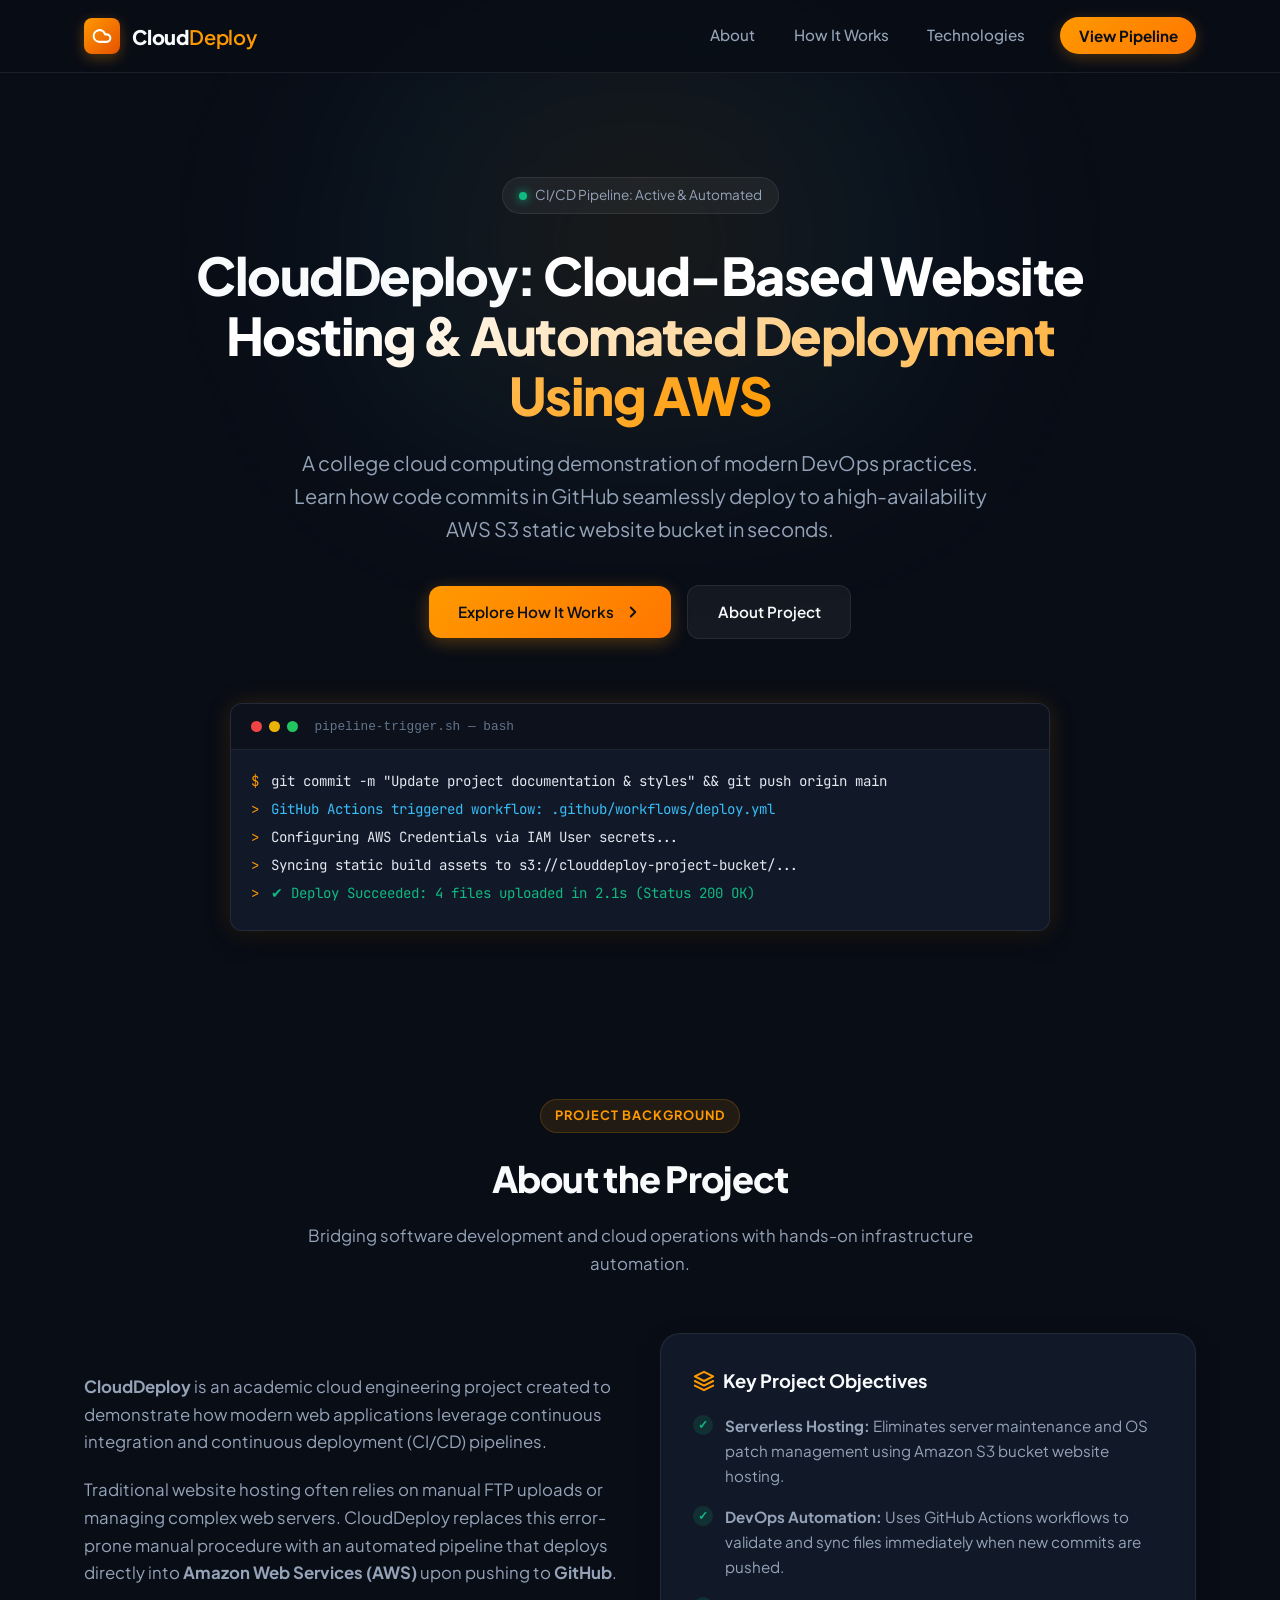
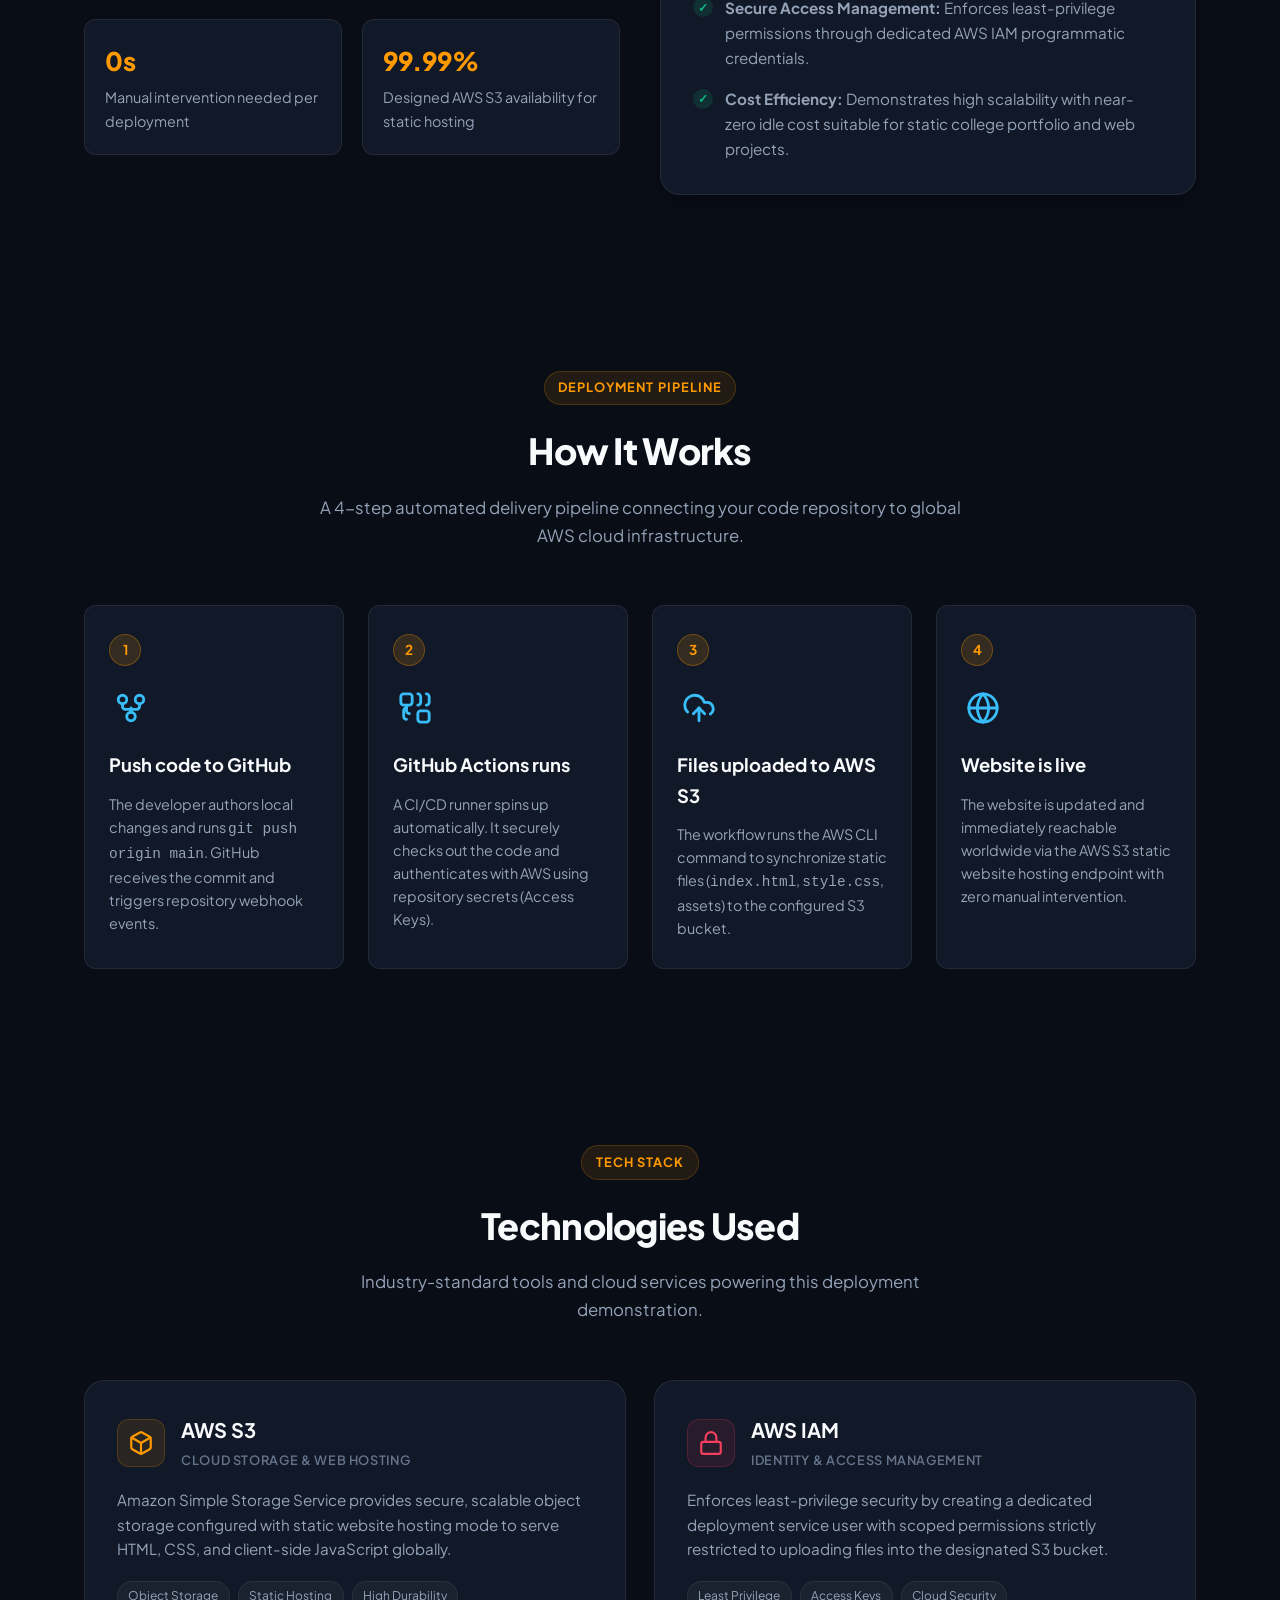
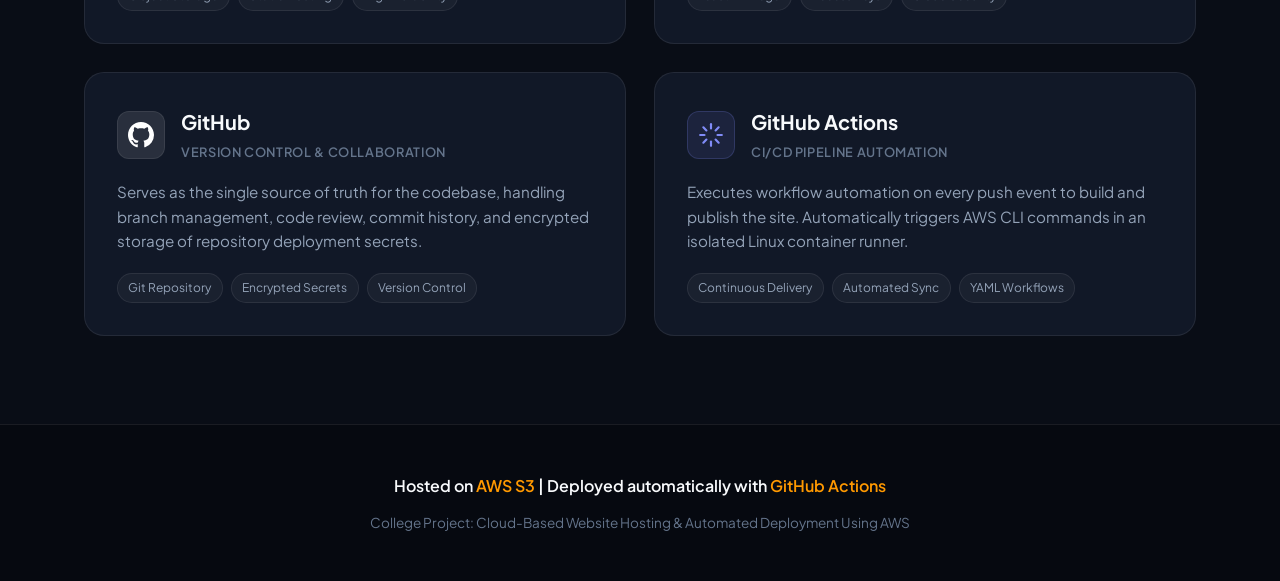
<file: index.html>
<!DOCTYPE html>
<html lang="en">
<head>
  <meta charset="UTF-8">
  <meta name="viewport" content="width=device-width, initial-scale=1.0">
  <meta name="description" content="CloudDeploy: A college cloud computing project demonstrating automated CI/CD static website hosting using GitHub Actions and AWS S3.">
  <title>CloudDeploy | Cloud-Based Website Hosting & Automated Deployment Using AWS</title>
  
  <!-- Modern Google Font: Plus Jakarta Sans -->
  <link rel="preconnect" href="https://fonts.googleapis.com">
  <link rel="preconnect" href="https://fonts.gstatic.com" crossorigin>
  <link href="https://fonts.googleapis.com/css2?family=Plus+Jakarta+Sans:wght@400;500;600;700;800&family=JetBrains+Mono:wght@400;600&display=swap" rel="stylesheet">
  
  <!-- Custom Stylesheet -->
  <link rel="stylesheet" href="style.css">
</head>
<body>

  <!-- ========================================================================
       1. NAVIGATION BAR
       Header with logo, navigation links, and mobile menu toggle button
       ======================================================================== -->
  <header class="navbar">
    <div class="container nav-container">
      <!-- Project Brand Logo -->
      <a href="#hero" class="logo" aria-label="CloudDeploy Home">
        <div class="logo-icon">
          <!-- Cloud SVG Icon -->
          <svg width="20" height="20" viewBox="0 0 24 24" fill="none" stroke="currentColor" stroke-width="2.5" stroke-linecap="round" stroke-linejoin="round">
            <path d="M17.5 19H9a7 7 0 1 1 6.71-9h1.79a4.5 4.5 0 1 1 0 9Z"/>
          </svg>
        </div>
        <span>Cloud<span class="logo-badge">Deploy</span></span>
      </a>

      <!-- Mobile Hamburger Toggle -->
      <button class="menu-toggle" id="menuToggle" aria-label="Toggle Navigation Menu" aria-expanded="false">
        <div class="hamburger-icon">
          <span class="hamburger-line"></span>
          <span class="hamburger-line"></span>
          <span class="hamburger-line"></span>
        </div>
      </button>

      <!-- Navigation Links -->
      <nav>
        <ul class="nav-links" id="navLinks">
          <li><a href="#about" class="nav-link">About</a></li>
          <li><a href="#how-it-works" class="nav-link">How It Works</a></li>
          <li><a href="#technologies" class="nav-link">Technologies</a></li>
          <li><a href="#how-it-works" class="nav-link nav-cta">View Pipeline</a></li>
        </ul>
      </nav>
    </div>
  </header>

  <main>
    <!-- ========================================================================
         2. HERO SECTION
         Project Title, Tagline, Primary Action Button & Interactive Terminal
         ======================================================================== -->
    <section class="hero" id="hero">
      <div class="container">
        <!-- Live Status Pill Badge -->
        <div class="hero-pill">
          <span class="status-dot"></span>
          <span>CI/CD Pipeline: Active & Automated</span>
        </div>

        <!-- Main Project Title -->
        <h1 class="hero-title">
          CloudDeploy: <span class="hero-title-gradient">Cloud-Based Website Hosting & Automated Deployment Using AWS</span>
        </h1>

        <!-- Short Tagline -->
        <p class="hero-tagline">
          A college cloud computing demonstration of modern DevOps practices. Learn how code commits in GitHub seamlessly deploy to a high-availability AWS S3 static website bucket in seconds.
        </p>

        <!-- Call to Action Buttons -->
        <div class="hero-actions">
          <a href="#how-it-works" class="btn btn-primary" id="exploreWorkflowBtn">
            <span>Explore How It Works</span>
            <svg width="18" height="18" viewBox="0 0 24 24" fill="none" stroke="currentColor" stroke-width="2.5" stroke-linecap="round" stroke-linejoin="round">
              <path d="m9 18 6-6-6-6"/>
            </svg>
          </a>
          <a href="#about" class="btn btn-secondary">
            <span>About Project</span>
          </a>
        </div>

        <!-- Terminal / Architecture Workflow Simulation Preview -->
        <div class="hero-preview">
          <div class="terminal-header">
            <div class="terminal-dots">
              <span class="terminal-dot red"></span>
              <span class="terminal-dot yellow"></span>
              <span class="terminal-dot green"></span>
            </div>
            <span class="terminal-title">pipeline-trigger.sh — bash</span>
          </div>
          <div class="terminal-body">
            <div class="terminal-line">
              <span class="terminal-prompt">$</span>
              <span>git commit -m "Update project documentation & styles" &amp;&amp; git push origin main</span>
            </div>
            <div class="terminal-line">
              <span class="terminal-prompt">&gt;</span>
              <span class="terminal-text-info">GitHub Actions triggered workflow: .github/workflows/deploy.yml</span>
            </div>
            <div class="terminal-line">
              <span class="terminal-prompt">&gt;</span>
              <span>Configuring AWS Credentials via IAM User secrets...</span>
            </div>
            <div class="terminal-line">
              <span class="terminal-prompt">&gt;</span>
              <span>Syncing static build assets to s3://clouddeploy-project-bucket/...</span>
            </div>
            <div class="terminal-line">
              <span class="terminal-prompt">&gt;</span>
              <span class="terminal-text-success">✔ Deploy Succeeded: 4 files uploaded in 2.1s (Status 200 OK)</span>
            </div>
          </div>
        </div>
      </div>
    </section>

    <!-- ========================================================================
         3. ABOUT THE PROJECT SECTION
         Objectives, problem statement, and key project advantages
         ======================================================================== -->
    <section class="about" id="about">
      <div class="container">
        <div class="section-header">
          <span class="section-tag">Project Background</span>
          <h2 class="section-title">About the Project</h2>
          <p class="section-description">
            Bridging software development and cloud operations with hands-on infrastructure automation.
          </p>
        </div>

        <div class="about-grid">
          <!-- Textual explanation -->
          <div class="about-text">
            <p>
              <strong>CloudDeploy</strong> is an academic cloud engineering project created to demonstrate how modern web applications leverage continuous integration and continuous deployment (CI/CD) pipelines.
            </p>
            <p>
              Traditional website hosting often relies on manual FTP uploads or managing complex web servers. CloudDeploy replaces this error-prone manual procedure with an automated pipeline that deploys directly into <strong>Amazon Web Services (AWS)</strong> upon pushing to <strong>GitHub</strong>.
            </p>
            
            <div class="about-highlights">
              <div class="highlight-item">
                <div class="highlight-number">0s</div>
                <div class="highlight-label">Manual intervention needed per deployment</div>
              </div>
              <div class="highlight-item">
                <div class="highlight-number">99.99%</div>
                <div class="highlight-label">Designed AWS S3 availability for static hosting</div>
              </div>
            </div>
          </div>

          <!-- Architectural Benefits Card -->
          <div class="architecture-card">
            <h4>
              <svg width="22" height="22" viewBox="0 0 24 24" fill="none" stroke="var(--accent-aws)" stroke-width="2.2" stroke-linecap="round" stroke-linejoin="round">
                <polygon points="12 2 2 7 12 12 22 7 12 2"/>
                <polyline points="2 17 12 22 22 17"/>
                <polyline points="2 12 12 17 22 12"/>
              </svg>
              Key Project Objectives
            </h4>
            <ul class="architecture-list">
              <li>
                <span class="check-icon">✓</span>
                <span><strong>Serverless Hosting:</strong> Eliminates server maintenance and OS patch management using Amazon S3 bucket website hosting.</span>
              </li>
              <li>
                <span class="check-icon">✓</span>
                <span><strong>DevOps Automation:</strong> Uses GitHub Actions workflows to validate and sync files immediately when new commits are pushed.</span>
              </li>
              <li>
                <span class="check-icon">✓</span>
                <span><strong>Secure Access Management:</strong> Enforces least-privilege permissions through dedicated AWS IAM programmatic credentials.</span>
              </li>
              <li>
                <span class="check-icon">✓</span>
                <span><strong>Cost Efficiency:</strong> Demonstrates high scalability with near-zero idle cost suitable for static college portfolio and web projects.</span>
              </li>
            </ul>
          </div>
        </div>
      </div>
    </section>

    <!-- ========================================================================
         4. HOW IT WORKS (4 STEPS WORKFLOW)
         Push Code -> GitHub Actions -> AWS S3 -> Website Live
         ======================================================================== -->
    <section class="how-it-works" id="how-it-works">
      <div class="container">
        <div class="section-header">
          <span class="section-tag">Deployment Pipeline</span>
          <h2 class="section-title">How It Works</h2>
          <p class="section-description">
            A 4-step automated delivery pipeline connecting your code repository to global AWS cloud infrastructure.
          </p>
        </div>

        <div class="workflow-grid">
          <!-- Step 1 -->
          <div class="workflow-card">
            <span class="step-badge">1</span>
            <div class="step-icon">
              <!-- Git Commit / Push SVG -->
              <svg width="34" height="34" viewBox="0 0 24 24" fill="none" stroke="currentColor" stroke-width="2" stroke-linecap="round" stroke-linejoin="round">
                <circle cx="12" cy="18" r="3"/>
                <circle cx="6" cy="6" r="3"/>
                <circle cx="18" cy="6" r="3"/>
                <path d="M18 9v2a2 2 0 0 1-2 2H8a2 2 0 0 1-2-2V9"/>
                <path d="M12 12v3"/>
              </svg>
            </div>
            <h3>Push code to GitHub</h3>
            <p>
              The developer authors local changes and runs <code>git push origin main</code>. GitHub receives the commit and triggers repository webhook events.
            </p>
          </div>

          <!-- Step 2 -->
          <div class="workflow-card">
            <span class="step-badge">2</span>
            <div class="step-icon">
              <!-- GitHub Actions Gear / Workflow SVG -->
              <svg width="34" height="34" viewBox="0 0 24 24" fill="none" stroke="currentColor" stroke-width="2" stroke-linecap="round" stroke-linejoin="round">
                <rect width="8" height="8" x="2" y="2" rx="2"/>
                <path d="M14 2c1.1 0 2 .9 2 2v4c0 1.1-.9 2-2 2"/>
                <path d="M20 2c1.1 0 2 .9 2 2v4c0 1.1-.9 2-2 2"/>
                <rect width="8" height="8" x="14" y="14" rx="2"/>
                <path d="M6 10v4c0 1.1.9 2 2 2"/>
                <path d="M6 20c-1.1 0-2-.9-2-2v-4c0-1.1.9-2 2-2"/>
              </svg>
            </div>
            <h3>GitHub Actions runs</h3>
            <p>
              A CI/CD runner spins up automatically. It securely checks out the code and authenticates with AWS using repository secrets (Access Keys).
            </p>
          </div>

          <!-- Step 3 -->
          <div class="workflow-card">
            <span class="step-badge">3</span>
            <div class="step-icon">
              <!-- Upload to Cloud / S3 Bucket SVG -->
              <svg width="34" height="34" viewBox="0 0 24 24" fill="none" stroke="currentColor" stroke-width="2" stroke-linecap="round" stroke-linejoin="round">
                <path d="M4 14.899A7 7 0 1 1 15.71 8h1.79a4.5 4.5 0 0 1 2.5 8.242"/>
                <path d="M12 12v9"/>
                <path d="m16 16-4-4-4 4"/>
              </svg>
            </div>
            <h3>Files uploaded to AWS S3</h3>
            <p>
              The workflow runs the AWS CLI command to synchronize static files (<code>index.html</code>, <code>style.css</code>, assets) to the configured S3 bucket.
            </p>
          </div>

          <!-- Step 4 -->
          <div class="workflow-card">
            <span class="step-badge">4</span>
            <div class="step-icon">
              <!-- Globe / Live Website SVG -->
              <svg width="34" height="34" viewBox="0 0 24 24" fill="none" stroke="currentColor" stroke-width="2" stroke-linecap="round" stroke-linejoin="round">
                <circle cx="12" cy="12" r="10"/>
                <line x1="2" x2="22" y1="12" y2="12"/>
                <path d="M12 2a15.3 15.3 0 0 1 4 10 15.3 15.3 0 0 1-4 10 15.3 15.3 0 0 1-4-10 15.3 15.3 0 0 1 4-10z"/>
              </svg>
            </div>
            <h3>Website is live</h3>
            <p>
              The website is updated and immediately reachable worldwide via the AWS S3 static website hosting endpoint with zero manual intervention.
            </p>
          </div>
        </div>
      </div>
    </section>

    <!-- ========================================================================
         5. TECHNOLOGIES USED SECTION
         Cards for: AWS S3, AWS IAM, GitHub, GitHub Actions
         ======================================================================== -->
    <section class="technologies" id="technologies">
      <div class="container">
        <div class="section-header">
          <span class="section-tag">Tech Stack</span>
          <h2 class="section-title">Technologies Used</h2>
          <p class="section-description">
            Industry-standard tools and cloud services powering this deployment demonstration.
          </p>
        </div>

        <div class="tech-grid">
          <!-- Card 1: AWS S3 -->
          <div class="tech-card">
            <div class="tech-header">
              <div class="tech-icon-box s3">
                <svg width="26" height="26" viewBox="0 0 24 24" fill="none" stroke="currentColor" stroke-width="2" stroke-linecap="round" stroke-linejoin="round">
                  <path d="M21 16V8a2 2 0 0 0-1-1.73l-7-4a2 2 0 0 0-2 0l-7 4A2 2 0 0 0 3 8v8a2 2 0 0 0 1 1.73l7 4a2 2 0 0 0 2 0l7-4A2 2 0 0 0 21 16z"/>
                  <polyline points="3.27 6.96 12 12.01 20.73 6.96"/>
                  <line x1="12" y1="22.08" x2="12" y2="12"/>
                </svg>
              </div>
              <div class="tech-title-group">
                <h3>AWS S3</h3>
                <span class="tech-role">Cloud Storage &amp; Web Hosting</span>
              </div>
            </div>
            <p class="tech-description">
              Amazon Simple Storage Service provides secure, scalable object storage configured with static website hosting mode to serve HTML, CSS, and client-side JavaScript globally.
            </p>
            <div class="tech-tags">
              <span class="tech-tag">Object Storage</span>
              <span class="tech-tag">Static Hosting</span>
              <span class="tech-tag">High Durability</span>
            </div>
          </div>

          <!-- Card 2: AWS IAM -->
          <div class="tech-card">
            <div class="tech-header">
              <div class="tech-icon-box iam">
                <svg width="26" height="26" viewBox="0 0 24 24" fill="none" stroke="currentColor" stroke-width="2" stroke-linecap="round" stroke-linejoin="round">
                  <rect width="18" height="11" x="3" y="11" rx="2" ry="2"/>
                  <path d="M7 11V7a5 5 0 0 1 10 0v4"/>
                </svg>
              </div>
              <div class="tech-title-group">
                <h3>AWS IAM</h3>
                <span class="tech-role">Identity &amp; Access Management</span>
              </div>
            </div>
            <p class="tech-description">
              Enforces least-privilege security by creating a dedicated deployment service user with scoped permissions strictly restricted to uploading files into the designated S3 bucket.
            </p>
            <div class="tech-tags">
              <span class="tech-tag">Least Privilege</span>
              <span class="tech-tag">Access Keys</span>
              <span class="tech-tag">Cloud Security</span>
            </div>
          </div>

          <!-- Card 3: GitHub -->
          <div class="tech-card">
            <div class="tech-header">
              <div class="tech-icon-box github">
                <svg width="26" height="26" viewBox="0 0 24 24" fill="currentColor">
                  <path d="M12 0C5.37 0 0 5.37 0 12c0 5.31 3.435 9.795 8.205 11.385.6.105.825-.255.825-.57 0-.285-.015-1.23-.015-2.235-3.015.555-3.795-.735-4.035-1.41-.135-.345-.72-1.41-1.23-1.695-.42-.225-1.02-.78-.015-.795.945-.015 1.62.87 1.845 1.23 1.08 1.815 2.805 1.305 3.495.99.105-.78.42-1.305.765-1.605-2.67-.3-5.46-1.335-5.46-5.925 0-1.305.465-2.385 1.23-3.225-.12-.3-.54-1.53.12-3.18 0 0 1.005-.315 3.3 1.23.96-.27 1.98-.405 3-.405s2.04.135 3 .405c2.295-1.56 3.3-1.23 3.3-1.23.66 1.65.24 2.88.12 3.18.765.84 1.23 1.905 1.23 3.225 0 4.605-2.805 5.625-5.475 5.925.435.375.81 1.095.81 2.22 0 1.605-.015 2.895-.015 3.3 0 .315.225.69.825.57A12.02 12.02 0 0 0 24 12c0-6.63-5.37-12-12-12z"/>
                </svg>
              </div>
              <div class="tech-title-group">
                <h3>GitHub</h3>
                <span class="tech-role">Version Control &amp; Collaboration</span>
              </div>
            </div>
            <p class="tech-description">
              Serves as the single source of truth for the codebase, handling branch management, code review, commit history, and encrypted storage of repository deployment secrets.
            </p>
            <div class="tech-tags">
              <span class="tech-tag">Git Repository</span>
              <span class="tech-tag">Encrypted Secrets</span>
              <span class="tech-tag">Version Control</span>
            </div>
          </div>

          <!-- Card 4: GitHub Actions -->
          <div class="tech-card">
            <div class="tech-header">
              <div class="tech-icon-box actions">
                <svg width="26" height="26" viewBox="0 0 24 24" fill="none" stroke="currentColor" stroke-width="2" stroke-linecap="round" stroke-linejoin="round">
                  <path d="M12 2v4"/>
                  <path d="M12 18v4"/>
                  <path d="m4.93 4.93 2.83 2.83"/>
                  <path d="m16.24 16.24 2.83 2.83"/>
                  <path d="M2 12h4"/>
                  <path d="M18 12h4"/>
                  <path d="m4.93 19.07 2.83-2.83"/>
                  <path d="m16.24 7.76 2.83-2.83"/>
                </svg>
              </div>
              <div class="tech-title-group">
                <h3>GitHub Actions</h3>
                <span class="tech-role">CI/CD Pipeline Automation</span>
              </div>
            </div>
            <p class="tech-description">
              Executes workflow automation on every push event to build and publish the site. Automatically triggers AWS CLI commands in an isolated Linux container runner.
            </p>
            <div class="tech-tags">
              <span class="tech-tag">Continuous Delivery</span>
              <span class="tech-tag">Automated Sync</span>
              <span class="tech-tag">YAML Workflows</span>
            </div>
          </div>
        </div>
      </div>
    </section>
  </main>

  <!-- ========================================================================
       6. FOOTER SECTION
       Exact requirement: Hosted on AWS S3 | Deployed automatically with GitHub Actions
       ======================================================================== -->
  <footer class="footer">
    <div class="container">
      <p class="footer-quote">
        Hosted on <span class="footer-highlight">AWS S3</span> | Deployed automatically with <span class="footer-highlight">GitHub Actions</span>
      </p>
      <p class="footer-sub">
        College Project: Cloud-Based Website Hosting &amp; Automated Deployment Using AWS
      </p>
    </div>
  </footer>

  <!-- Link to Plain JavaScript File -->
  <script src="script.js"></script>
</body>
</html>
</file>
<file: style.css>
/* ==========================================================================
   CloudDeploy - Modern Responsive Dark Theme Stylesheet
   Designed for: Cloud-Based Website Hosting and Automated Deployment Using AWS
   ========================================================================== */

/* --------------------------------------------------------------------------
   1. CSS Custom Properties (Theme Variables)
   -------------------------------------------------------------------------- */
:root {
  /* Colors */
  --bg-dark: #090d16;
  --bg-card: #111827;
  --bg-card-hover: #172033;
  --bg-glass: rgba(17, 24, 39, 0.7);
  
  /* Brand & Accent Colors */
  --accent-aws: #ff9900;          /* Signature AWS Orange */
  --accent-aws-glow: rgba(255, 153, 0, 0.25);
  --accent-blue: #38bdf8;         /* Cloud Sky Blue */
  --accent-purple: #818cf8;       /* GitHub Purple/Indigo */
  --accent-green: #10b981;        /* Live Status Green */
  
  /* Typography Colors */
  --text-main: #f8fafc;
  --text-secondary: #94a3b8;
  --text-muted: #64748b;
  
  /* Borders & Dividers */
  --border-subtle: rgba(255, 255, 255, 0.08);
  --border-highlight: rgba(255, 153, 0, 0.35);

  /* Shadows */
  --shadow-card: 0 10px 30px -10px rgba(0, 0, 0, 0.5);
  --shadow-glow: 0 0 25px rgba(255, 153, 0, 0.15);

  /* Spacing & Transitions */
  --radius-sm: 8px;
  --radius-md: 12px;
  --radius-lg: 20px;
  --radius-full: 9999px;
  --transition: all 0.25s cubic-bezier(0.4, 0, 0.2, 1);
  --max-width: 1160px;
}

/* --------------------------------------------------------------------------
   2. Base & Reset
   -------------------------------------------------------------------------- */
*, *::before, *::after {
  box-sizing: border-box;
  margin: 0;
  padding: 0;
}

html {
  scroll-behavior: smooth;
  font-size: 16px;
}

body {
  font-family: 'Plus Jakarta Sans', -apple-system, BlinkMacSystemFont, "Segoe UI", Roboto, Oxygen, Ubuntu, Cantarell, sans-serif;
  background-color: var(--bg-dark);
  color: var(--text-main);
  line-height: 1.65;
  min-height: 100vh;
  position: relative;
  overflow-x: hidden;
  -webkit-font-smoothing: antialiased;
}

/* Subtle background cloud glow effect */
body::before {
  content: '';
  position: absolute;
  top: 0;
  left: 50%;
  transform: translateX(-50%);
  width: 900px;
  height: 480px;
  background: radial-gradient(circle, rgba(255, 153, 0, 0.09) 0%, rgba(56, 189, 248, 0.06) 45%, transparent 75%);
  filter: blur(80px);
  pointer-events: none;
  z-index: -1;
}

/* --------------------------------------------------------------------------
   3. Layout & Container
   -------------------------------------------------------------------------- */
.container {
  width: 100%;
  max-width: var(--max-width);
  margin: 0 auto;
  padding: 0 1.5rem;
}

section {
  padding: 5.5rem 0;
  position: relative;
}

/* Section Header Shared Style */
.section-header {
  text-align: center;
  max-width: 680px;
  margin: 0 auto 3.5rem auto;
}

.section-tag {
  display: inline-flex;
  align-items: center;
  gap: 0.5rem;
  font-size: 0.8rem;
  text-transform: uppercase;
  letter-spacing: 0.08em;
  font-weight: 700;
  color: var(--accent-aws);
  background: rgba(255, 153, 0, 0.1);
  border: 1px solid rgba(255, 153, 0, 0.2);
  padding: 0.35rem 0.85rem;
  border-radius: var(--radius-full);
  margin-bottom: 1rem;
}

.section-title {
  font-size: 2.25rem;
  font-weight: 800;
  color: var(--text-main);
  letter-spacing: -0.02em;
  margin-bottom: 0.85rem;
}

.section-description {
  color: var(--text-secondary);
  font-size: 1.05rem;
}

/* --------------------------------------------------------------------------
   4. Navigation Bar
   -------------------------------------------------------------------------- */
.navbar {
  position: sticky;
  top: 0;
  width: 100%;
  background: rgba(9, 13, 22, 0.85);
  backdrop-filter: blur(12px);
  -webkit-backdrop-filter: blur(12px);
  border-bottom: 1px solid var(--border-subtle);
  z-index: 1000;
  transition: var(--transition);
}

.nav-container {
  display: flex;
  align-items: center;
  justify-content: space-between;
  height: 4.5rem;
}

.logo {
  display: flex;
  align-items: center;
  gap: 0.75rem;
  text-decoration: none;
  color: var(--text-main);
  font-weight: 800;
  font-size: 1.25rem;
  letter-spacing: -0.01em;
}

.logo-icon {
  width: 36px;
  height: 36px;
  background: linear-gradient(135deg, var(--accent-aws), #e65100);
  border-radius: var(--radius-sm);
  display: flex;
  align-items: center;
  justify-content: center;
  color: #fff;
  box-shadow: 0 4px 14px rgba(255, 153, 0, 0.3);
}

.logo-badge {
  color: var(--accent-aws);
  font-weight: 600;
}

.nav-links {
  display: flex;
  align-items: center;
  gap: 2rem;
  list-style: none;
}

.nav-link {
  color: var(--text-secondary);
  text-decoration: none;
  font-weight: 500;
  font-size: 0.95rem;
  transition: var(--transition);
  padding: 0.4rem 0.2rem;
  position: relative;
}

.nav-link:hover,
.nav-link.active {
  color: var(--text-main);
}

.nav-link.active::after {
  content: '';
  position: absolute;
  bottom: 0;
  left: 0;
  width: 100%;
  height: 2px;
  background: var(--accent-aws);
  border-radius: 2px;
}

.nav-cta {
  background: linear-gradient(135deg, var(--accent-aws), #ff7700);
  color: #0b0f19 !important;
  font-weight: 700 !important;
  padding: 0.55rem 1.15rem !important;
  border-radius: var(--radius-full);
  box-shadow: 0 4px 15px rgba(255, 153, 0, 0.25);
}

.nav-cta:hover {
  transform: translateY(-1px);
  box-shadow: 0 6px 20px rgba(255, 153, 0, 0.4);
}

/* Mobile Hamburger Button */
.menu-toggle {
  display: none;
  background: transparent;
  border: none;
  cursor: pointer;
  padding: 0.5rem;
  color: var(--text-main);
}

.hamburger-icon {
  width: 24px;
  height: 20px;
  display: flex;
  flex-direction: column;
  justify-content: space-between;
}

.hamburger-line {
  display: block;
  height: 2px;
  width: 100%;
  background: var(--text-main);
  border-radius: 2px;
  transition: var(--transition);
}

/* --------------------------------------------------------------------------
   5. Hero Section
   -------------------------------------------------------------------------- */
.hero {
  padding: 6.5rem 0 5rem 0;
  text-align: center;
  position: relative;
}

.hero-pill {
  display: inline-flex;
  align-items: center;
  gap: 0.5rem;
  background: rgba(255, 255, 255, 0.05);
  border: 1px solid var(--border-subtle);
  padding: 0.4rem 1rem;
  border-radius: var(--radius-full);
  font-size: 0.85rem;
  color: var(--text-secondary);
  margin-bottom: 2rem;
  animation: fadeInDown 0.8s ease;
}

.status-dot {
  width: 8px;
  height: 8px;
  border-radius: 50%;
  background-color: var(--accent-green);
  display: inline-block;
  box-shadow: 0 0 10px var(--accent-green);
  animation: pulse 2s infinite;
}

.hero-title {
  font-size: 3.25rem;
  line-height: 1.15;
  font-weight: 800;
  letter-spacing: -0.03em;
  margin-bottom: 1.25rem;
  max-width: 900px;
  margin-left: auto;
  margin-right: auto;
}

.hero-title-gradient {
  background: linear-gradient(135deg, #ffffff 40%, var(--accent-aws) 100%);
  -webkit-background-clip: text;
  -webkit-text-fill-color: transparent;
}

.hero-tagline {
  font-size: 1.25rem;
  color: var(--text-secondary);
  max-width: 720px;
  margin: 0 auto 2.5rem auto;
  font-weight: 400;
}

.hero-actions {
  display: flex;
  align-items: center;
  justify-content: center;
  gap: 1rem;
  flex-wrap: wrap;
}

.btn {
  display: inline-flex;
  align-items: center;
  justify-content: center;
  gap: 0.6rem;
  padding: 0.85rem 1.85rem;
  font-size: 0.95rem;
  font-weight: 600;
  border-radius: var(--radius-md);
  text-decoration: none;
  cursor: pointer;
  transition: var(--transition);
}

.btn-primary {
  background: linear-gradient(135deg, var(--accent-aws), #ff7700);
  color: #0b0f19;
  border: none;
  box-shadow: 0 4px 18px rgba(255, 153, 0, 0.3);
}

.btn-primary:hover {
  transform: translateY(-2px);
  box-shadow: 0 8px 25px rgba(255, 153, 0, 0.45);
}

.btn-secondary {
  background: rgba(255, 255, 255, 0.05);
  color: var(--text-main);
  border: 1px solid var(--border-subtle);
}

.btn-secondary:hover {
  background: rgba(255, 255, 255, 0.09);
  border-color: rgba(255, 255, 255, 0.2);
  transform: translateY(-2px);
}

/* Hero Terminal Preview */
.hero-preview {
  margin-top: 4rem;
  max-width: 820px;
  margin-left: auto;
  margin-right: auto;
  background: var(--bg-card);
  border: 1px solid var(--border-subtle);
  border-radius: var(--radius-md);
  box-shadow: var(--shadow-card), var(--shadow-glow);
  text-align: left;
  overflow: hidden;
}

.terminal-header {
  background: rgba(0, 0, 0, 0.3);
  padding: 0.75rem 1.25rem;
  display: flex;
  align-items: center;
  border-bottom: 1px solid var(--border-subtle);
}

.terminal-dots {
  display: flex;
  gap: 0.45rem;
}

.terminal-dot {
  width: 11px;
  height: 11px;
  border-radius: 50%;
}

.terminal-dot.red { background: #ef4444; }
.terminal-dot.yellow { background: #eab308; }
.terminal-dot.green { background: #22c55e; }

.terminal-title {
  margin-left: 1rem;
  font-size: 0.8rem;
  color: var(--text-muted);
  font-family: monospace;
}

.terminal-body {
  padding: 1.25rem;
  font-family: 'JetBrains Mono', Consolas, Monaco, monospace;
  font-size: 0.88rem;
  color: #e2e8f0;
  line-height: 1.7;
}

.terminal-line {
  display: flex;
  gap: 0.75rem;
  margin-bottom: 0.25rem;
}

.terminal-prompt {
  color: var(--accent-aws);
  user-select: none;
}

.terminal-text-success {
  color: var(--accent-green);
}

.terminal-text-info {
  color: var(--accent-blue);
}

/* --------------------------------------------------------------------------
   6. About Section
   -------------------------------------------------------------------------- */
.about-grid {
  display: grid;
  grid-template-columns: 1fr 1fr;
  gap: 2.5rem;
  align-items: center;
}

.about-text p {
  color: var(--text-secondary);
  font-size: 1.05rem;
  margin-bottom: 1.25rem;
}

.about-highlights {
  display: grid;
  grid-template-columns: 1fr 1fr;
  gap: 1.25rem;
  margin-top: 2rem;
}

.highlight-item {
  background: var(--bg-card);
  border: 1px solid var(--border-subtle);
  border-radius: var(--radius-md);
  padding: 1.25rem;
  transition: var(--transition);
}

.highlight-item:hover {
  border-color: var(--border-highlight);
  transform: translateY(-2px);
}

.highlight-number {
  font-size: 1.6rem;
  font-weight: 800;
  color: var(--accent-aws);
  margin-bottom: 0.25rem;
}

.highlight-label {
  font-size: 0.9rem;
  color: var(--text-secondary);
}

.architecture-card {
  background: var(--bg-card);
  border: 1px solid var(--border-subtle);
  border-radius: var(--radius-lg);
  padding: 2rem;
  position: relative;
  box-shadow: var(--shadow-card);
}

.architecture-card h4 {
  font-size: 1.15rem;
  margin-bottom: 1rem;
  display: flex;
  align-items: center;
  gap: 0.5rem;
}

.architecture-list {
  list-style: none;
  display: flex;
  flex-direction: column;
  gap: 1rem;
}

.architecture-list li {
  display: flex;
  align-items: flex-start;
  gap: 0.75rem;
  font-size: 0.95rem;
  color: var(--text-secondary);
}

.check-icon {
  width: 20px;
  height: 20px;
  background: rgba(16, 185, 129, 0.15);
  color: var(--accent-green);
  border-radius: 50%;
  display: inline-flex;
  align-items: center;
  justify-content: center;
  font-size: 0.75rem;
  font-weight: 700;
  flex-shrink: 0;
  margin-top: 0.15rem;
}

/* --------------------------------------------------------------------------
   7. How It Works (4-Step Workflow Pipeline)
   -------------------------------------------------------------------------- */
.workflow-grid {
  display: grid;
  grid-template-columns: repeat(4, 1fr);
  gap: 1.5rem;
  position: relative;
}

.workflow-card {
  background: var(--bg-card);
  border: 1px solid var(--border-subtle);
  border-radius: var(--radius-md);
  padding: 1.75rem 1.5rem;
  display: flex;
  flex-direction: column;
  transition: var(--transition);
  position: relative;
  overflow: hidden;
}

.workflow-card::before {
  content: '';
  position: absolute;
  top: 0;
  left: 0;
  width: 100%;
  height: 3px;
  background: transparent;
  transition: var(--transition);
}

.workflow-card:hover {
  transform: translateY(-4px);
  background: var(--bg-card-hover);
  border-color: var(--border-highlight);
  box-shadow: var(--shadow-card), 0 0 20px rgba(255, 153, 0, 0.1);
}

.workflow-card:hover::before {
  background: linear-gradient(90deg, var(--accent-aws), var(--accent-blue));
}

.step-badge {
  display: inline-flex;
  align-items: center;
  justify-content: center;
  width: 32px;
  height: 32px;
  background: rgba(255, 153, 0, 0.15);
  color: var(--accent-aws);
  border: 1px solid rgba(255, 153, 0, 0.3);
  border-radius: var(--radius-full);
  font-size: 0.85rem;
  font-weight: 700;
  margin-bottom: 1.25rem;
}

.step-icon {
  width: 44px;
  height: 44px;
  margin-bottom: 1.25rem;
  color: var(--accent-blue);
  display: flex;
  align-items: center;
  justify-content: center;
}

.workflow-card h3 {
  font-size: 1.15rem;
  margin-bottom: 0.75rem;
  font-weight: 700;
}

.workflow-card p {
  color: var(--text-secondary);
  font-size: 0.9rem;
  line-height: 1.6;
}

/* --------------------------------------------------------------------------
   8. Technologies Used Section
   -------------------------------------------------------------------------- */
.tech-grid {
  display: grid;
  grid-template-columns: repeat(2, 1fr);
  gap: 1.75rem;
}

.tech-card {
  background: var(--bg-card);
  border: 1px solid var(--border-subtle);
  border-radius: var(--radius-lg);
  padding: 2rem;
  transition: var(--transition);
  display: flex;
  flex-direction: column;
}

.tech-card:hover {
  border-color: rgba(255, 255, 255, 0.2);
  transform: translateY(-3px);
  box-shadow: var(--shadow-card);
}

.tech-header {
  display: flex;
  align-items: center;
  gap: 1rem;
  margin-bottom: 1rem;
}

.tech-icon-box {
  width: 48px;
  height: 48px;
  border-radius: var(--radius-md);
  display: flex;
  align-items: center;
  justify-content: center;
  background: rgba(255, 255, 255, 0.04);
  border: 1px solid var(--border-subtle);
}

.tech-icon-box.s3 {
  color: var(--accent-aws);
  background: rgba(255, 153, 0, 0.1);
  border-color: rgba(255, 153, 0, 0.2);
}

.tech-icon-box.iam {
  color: #f43f5e;
  background: rgba(244, 63, 94, 0.1);
  border-color: rgba(244, 63, 94, 0.2);
}

.tech-icon-box.github {
  color: #fff;
  background: rgba(255, 255, 255, 0.1);
}

.tech-icon-box.actions {
  color: var(--accent-purple);
  background: rgba(129, 140, 248, 0.1);
  border-color: rgba(129, 140, 248, 0.2);
}

.tech-title-group h3 {
  font-size: 1.25rem;
  font-weight: 700;
}

.tech-role {
  font-size: 0.8rem;
  color: var(--text-muted);
  text-transform: uppercase;
  letter-spacing: 0.05em;
  font-weight: 600;
}

.tech-description {
  color: var(--text-secondary);
  font-size: 0.95rem;
  line-height: 1.6;
  margin-bottom: 1.25rem;
  flex-grow: 1;
}

.tech-tags {
  display: flex;
  flex-wrap: wrap;
  gap: 0.5rem;
}

.tech-tag {
  font-size: 0.75rem;
  padding: 0.25rem 0.65rem;
  background: rgba(255, 255, 255, 0.04);
  border: 1px solid var(--border-subtle);
  border-radius: var(--radius-full);
  color: var(--text-secondary);
}

/* --------------------------------------------------------------------------
   9. Error Page (404) Styles
   -------------------------------------------------------------------------- */
.error-page-wrapper {
  min-height: 80vh;
  display: flex;
  align-items: center;
  justify-content: center;
  padding: 2rem 1.5rem;
}

.error-card {
  max-width: 560px;
  width: 100%;
  background: var(--bg-card);
  border: 1px solid var(--border-subtle);
  border-radius: var(--radius-lg);
  padding: 3.5rem 2.5rem;
  text-align: center;
  box-shadow: var(--shadow-card), var(--shadow-glow);
  position: relative;
}

.error-code {
  font-size: 5.5rem;
  font-weight: 900;
  line-height: 1;
  background: linear-gradient(135deg, var(--accent-aws), #ff4d00);
  -webkit-background-clip: text;
  -webkit-text-fill-color: transparent;
  margin-bottom: 0.75rem;
}

.error-title {
  font-size: 1.75rem;
  font-weight: 700;
  margin-bottom: 1rem;
}

.error-message {
  color: var(--text-secondary);
  font-size: 1rem;
  margin-bottom: 2rem;
  line-height: 1.6;
}

/* --------------------------------------------------------------------------
   10. Footer Section
   -------------------------------------------------------------------------- */
.footer {
  border-top: 1px solid var(--border-subtle);
  background: #060910;
  padding: 3rem 0;
  text-align: center;
}

.footer-quote {
  font-size: 1rem;
  font-weight: 600;
  color: var(--text-main);
  margin-bottom: 0.75rem;
}

.footer-highlight {
  color: var(--accent-aws);
}

.footer-sub {
  color: var(--text-muted);
  font-size: 0.85rem;
}

/* --------------------------------------------------------------------------
   11. Animations
   -------------------------------------------------------------------------- */
@keyframes fadeInDown {
  from {
    opacity: 0;
    transform: translateY(-12px);
  }
  to {
    opacity: 1;
    transform: translateY(0);
  }
}

@keyframes pulse {
  0% {
    box-shadow: 0 0 0 0 rgba(16, 185, 129, 0.6);
  }
  70% {
    box-shadow: 0 0 0 8px rgba(16, 185, 129, 0);
  }
  100% {
    box-shadow: 0 0 0 0 rgba(16, 185, 129, 0);
  }
}

/* --------------------------------------------------------------------------
   12. Responsive Design (Mobile & Tablet)
   -------------------------------------------------------------------------- */
@media (max-width: 992px) {
  .workflow-grid {
    grid-template-columns: repeat(2, 1fr);
  }
  
  .hero-title {
    font-size: 2.75rem;
  }
}

@media (max-width: 768px) {
  .menu-toggle {
    display: block;
  }

  .nav-links {
    position: fixed;
    top: 4.5rem;
    left: 0;
    width: 100%;
    background: rgba(9, 13, 22, 0.98);
    backdrop-filter: blur(16px);
    -webkit-backdrop-filter: blur(16px);
    flex-direction: column;
    padding: 2rem 1.5rem;
    gap: 1.5rem;
    border-bottom: 1px solid var(--border-subtle);
    transform: translateY(-150%);
    opacity: 0;
    pointer-events: none;
    transition: transform 0.3s ease, opacity 0.3s ease;
  }

  .nav-links.open {
    transform: translateY(0);
    opacity: 1;
    pointer-events: auto;
  }

  .about-grid {
    grid-template-columns: 1fr;
  }

  .tech-grid {
    grid-template-columns: 1fr;
  }

  .workflow-grid {
    grid-template-columns: 1fr;
  }

  .hero-title {
    font-size: 2.15rem;
  }

  .hero-tagline {
    font-size: 1.05rem;
  }

  .section-title {
    font-size: 1.85rem;
  }

  section {
    padding: 3.5rem 0;
  }
}
</file>
